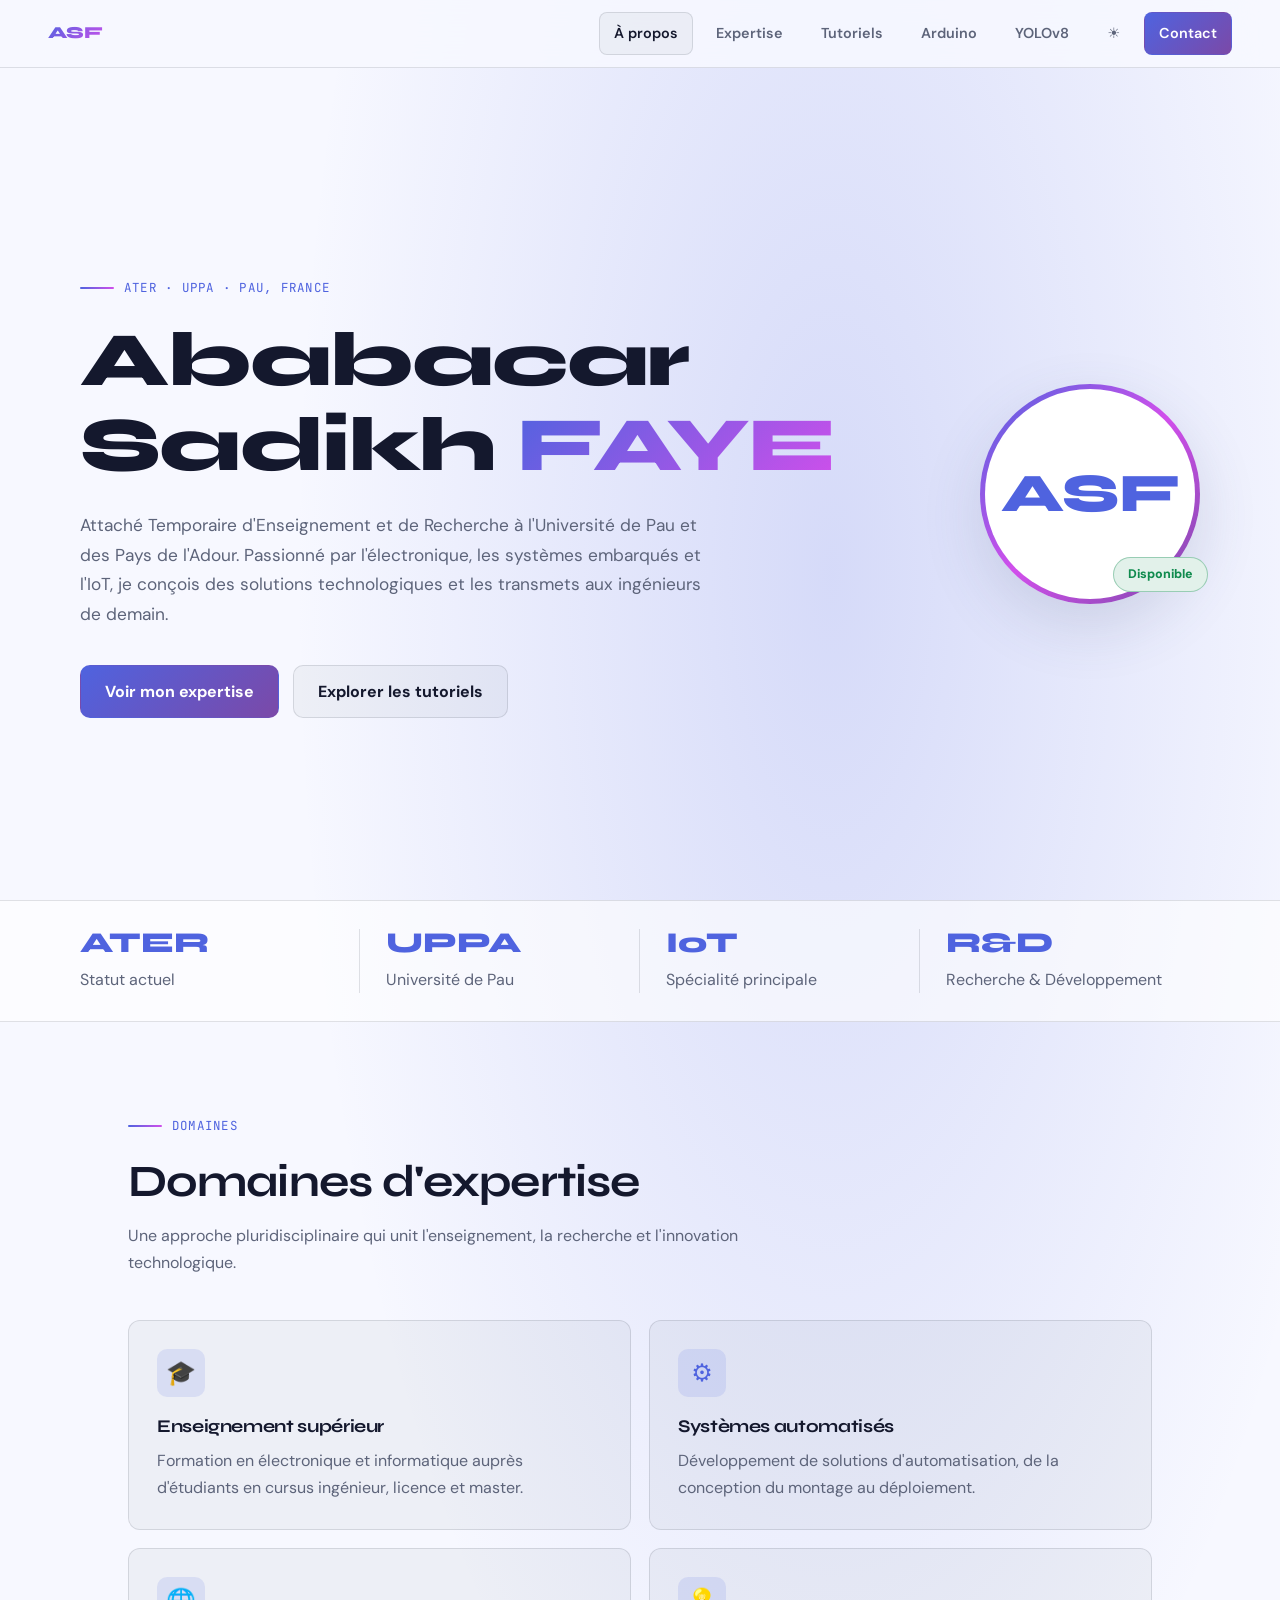
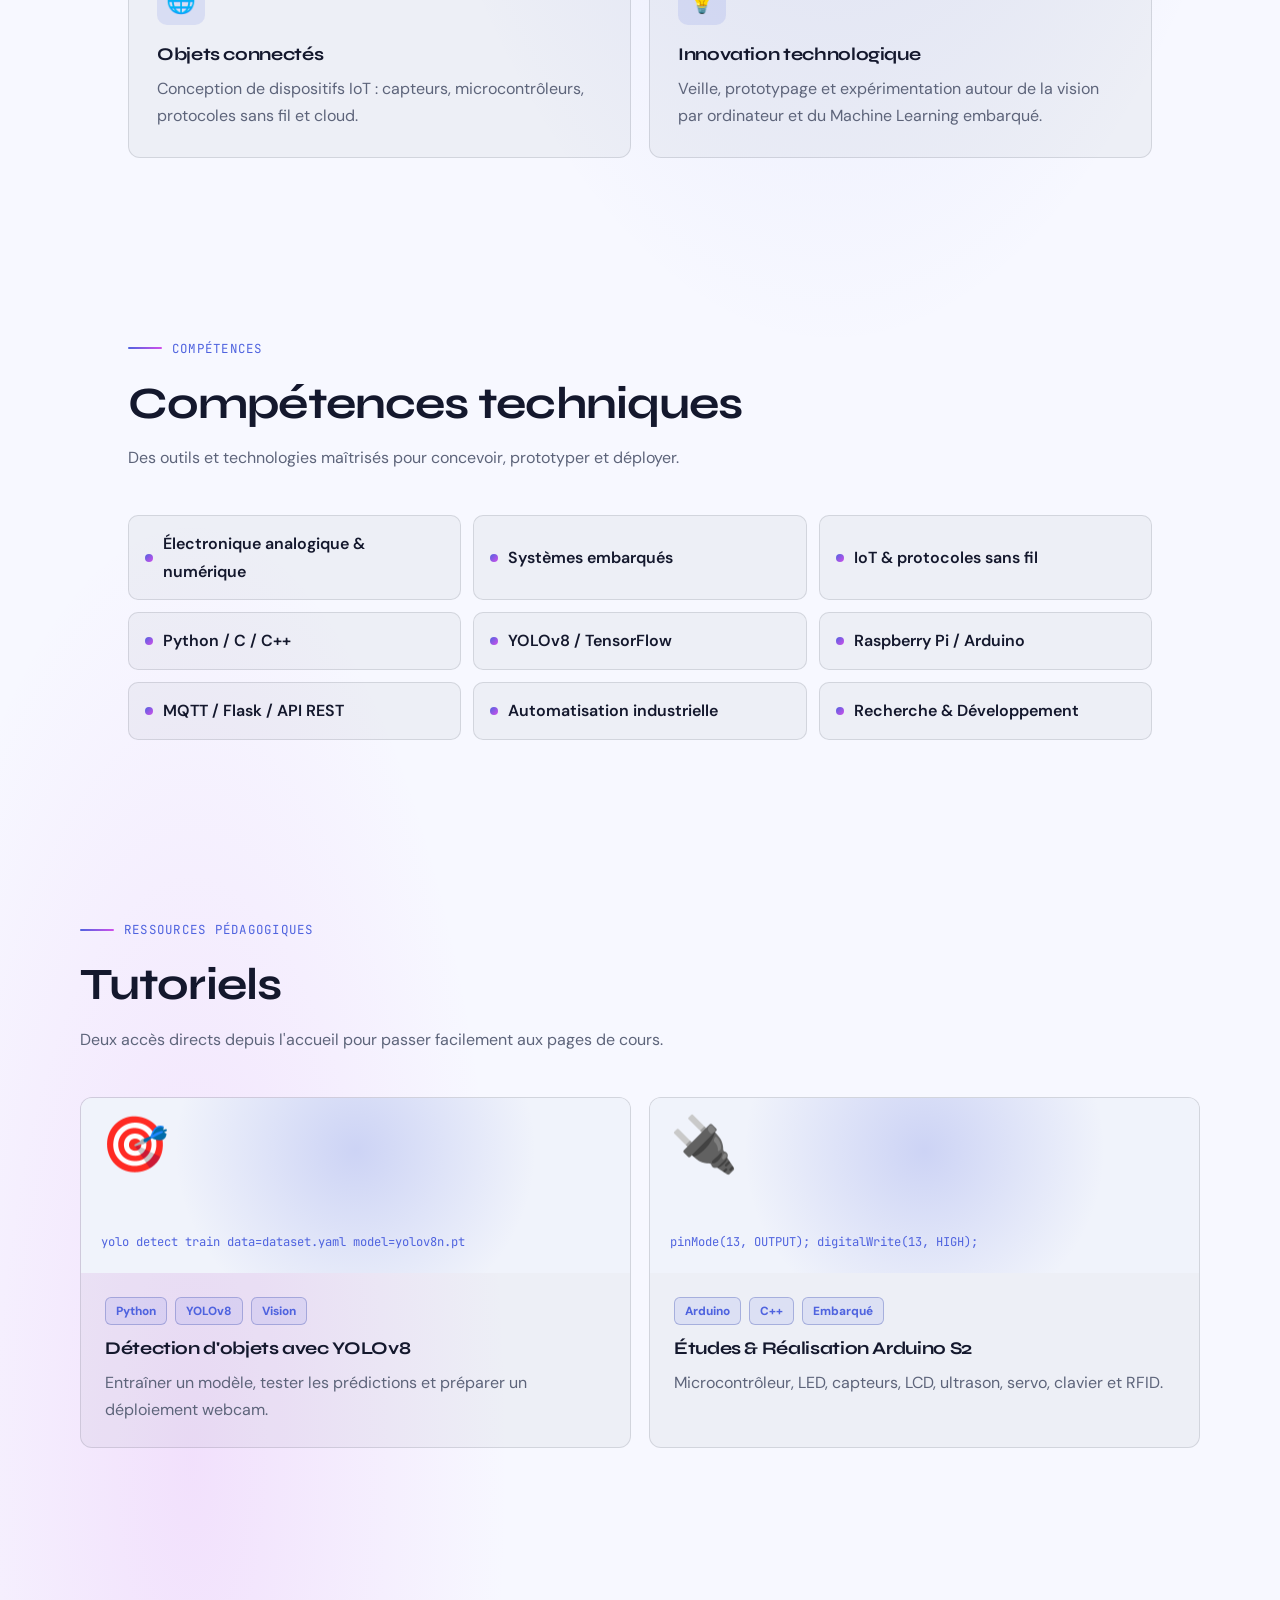
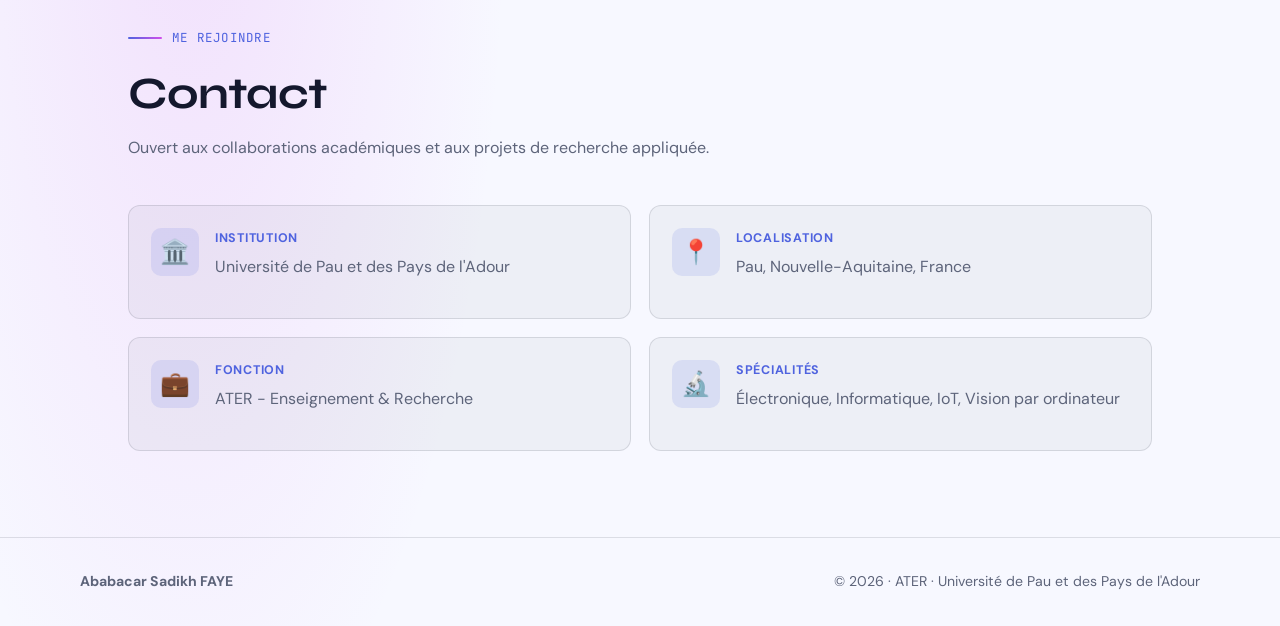
<file: index.html>
<!DOCTYPE html>
<html lang="fr">
<head>
    <meta charset="UTF-8">
    <meta name="viewport" content="width=device-width, initial-scale=1.0">
    <title>Ababacar Sadikh FAYE - Portfolio</title>
    <link href="https://fonts.googleapis.com/css2?family=Syne:wght@400;600;700;800&family=DM+Sans:wght@300;400;500;700&family=JetBrains+Mono:wght@400;600&display=swap" rel="stylesheet">
    <link rel="stylesheet" href="style.css">
</head>
<body>
    <nav>
        <a href="index.html" class="nav-logo">ASF</a>
        <div class="nav-links">
            <a href="#about" class="nav-link active">À propos</a>
            <a href="#expertise" class="nav-link">Expertise</a>
            <a href="#tutoriels" class="nav-link">Tutoriels</a>
            <a href="tutorial-arduino.html" class="nav-link">Arduino</a>
            <a href="tutorial-yolo.html" class="nav-link">YOLOv8</a>
            <button class="theme-toggle" type="button" data-theme-toggle>🌙</button>
            <a href="#contact" class="nav-link nav-cta">Contact</a>
        </div>
    </nav>

    <main>
        <section class="hero" id="about">
            <div class="hero-inner">
                <div>
                    <div class="eyebrow">ATER · UPPA · Pau, France</div>
                    <h1>Ababacar Sadikh <span class="gradient-text">FAYE</span></h1>
                    <p class="lead">Attaché Temporaire d'Enseignement et de Recherche à l'Université de Pau et des Pays de l'Adour. Passionné par l'électronique, les systèmes embarqués et l'IoT, je conçois des solutions technologiques et les transmets aux ingénieurs de demain.</p>
                    <div class="btn-row">
                        <a href="#expertise" class="btn btn-primary">Voir mon expertise</a>
                        <a href="#tutoriels" class="btn">Explorer les tutoriels</a>
                    </div>
                </div>
                <div class="avatar" aria-hidden="true">
                    <div class="avatar-inner">ASF</div>
                    <div class="badge">Disponible</div>
                </div>
            </div>
        </section>

        <div class="stats-bar">
            <div class="stats-inner">
                <div class="stat"><div class="stat-num">ATER</div><div class="stat-label">Statut actuel</div></div>
                <div class="stat"><div class="stat-num">UPPA</div><div class="stat-label">Université de Pau</div></div>
                <div class="stat"><div class="stat-num">IoT</div><div class="stat-label">Spécialité principale</div></div>
                <div class="stat"><div class="stat-num">R&D</div><div class="stat-label">Recherche & Développement</div></div>
            </div>
        </div>

        <section class="section" id="expertise">
            <div class="section-tag">Domaines</div>
            <h2 class="section-title">Domaines d'expertise</h2>
            <p class="section-subtitle">Une approche pluridisciplinaire qui unit l'enseignement, la recherche et l'innovation technologique.</p>
            <div class="grid-2">
                <article class="card">
                    <div class="icon">🎓</div>
                    <h3>Enseignement supérieur</h3>
                    <p>Formation en électronique et informatique auprès d'étudiants en cursus ingénieur, licence et master.</p>
                </article>
                <article class="card">
                    <div class="icon">⚙️</div>
                    <h3>Systèmes automatisés</h3>
                    <p>Développement de solutions d'automatisation, de la conception du montage au déploiement.</p>
                </article>
                <article class="card">
                    <div class="icon">🌐</div>
                    <h3>Objets connectés</h3>
                    <p>Conception de dispositifs IoT : capteurs, microcontrôleurs, protocoles sans fil et cloud.</p>
                </article>
                <article class="card">
                    <div class="icon">💡</div>
                    <h3>Innovation technologique</h3>
                    <p>Veille, prototypage et expérimentation autour de la vision par ordinateur et du Machine Learning embarqué.</p>
                </article>
            </div>
        </section>

        <section class="section">
            <div class="section-tag">Compétences</div>
            <h2 class="section-title">Compétences techniques</h2>
            <p class="section-subtitle">Des outils et technologies maîtrisés pour concevoir, prototyper et déployer.</p>
            <div class="skills-grid">
                <div class="skill">Électronique analogique & numérique</div>
                <div class="skill">Systèmes embarqués</div>
                <div class="skill">IoT & protocoles sans fil</div>
                <div class="skill">Python / C / C++</div>
                <div class="skill">YOLOv8 / TensorFlow</div>
                <div class="skill">Raspberry Pi / Arduino</div>
                <div class="skill">MQTT / Flask / API REST</div>
                <div class="skill">Automatisation industrielle</div>
                <div class="skill">Recherche & Développement</div>
            </div>
        </section>

        <section class="tuto-section" id="tutoriels">
            <div class="tuto-inner">
                <div class="section-tag">Ressources pédagogiques</div>
                <h2 class="section-title">Tutoriels</h2>
                <p class="section-subtitle">Deux accès directs depuis l'accueil pour passer facilement aux pages de cours.</p>

                <div class="tutorial-grid">
                    <a href="tutorial-yolo.html" class="tutorial-card">
                        <div class="tutorial-thumb">
                            <div class="tutorial-icon">🎯</div>
                            <div class="code-line">yolo detect train data=dataset.yaml model=yolov8n.pt</div>
                        </div>
                        <div class="tutorial-body">
                            <div class="tags">
                                <span class="tag">Python</span>
                                <span class="tag">YOLOv8</span>
                                <span class="tag">Vision</span>
                            </div>
                            <h3>Détection d'objets avec YOLOv8</h3>
                            <p>Entraîner un modèle, tester les prédictions et préparer un déploiement webcam.</p>
                        </div>
                    </a>

                    <a href="tutorial-arduino.html" class="tutorial-card">
                        <div class="tutorial-thumb">
                            <div class="tutorial-icon">🔌</div>
                            <div class="code-line">pinMode(13, OUTPUT); digitalWrite(13, HIGH);</div>
                        </div>
                        <div class="tutorial-body">
                            <div class="tags">
                                <span class="tag">Arduino</span>
                                <span class="tag">C++</span>
                                <span class="tag">Embarqué</span>
                            </div>
                            <h3>Études & Réalisation Arduino S2</h3>
                            <p>Microcontrôleur, LED, capteurs, LCD, ultrason, servo, clavier et RFID.</p>
                        </div>
                    </a>
                </div>
            </div>
        </section>

        <section class="section" id="contact">
            <div class="section-tag">Me rejoindre</div>
            <h2 class="section-title">Contact</h2>
            <p class="section-subtitle">Ouvert aux collaborations académiques et aux projets de recherche appliquée.</p>
            <div class="contact-grid">
                <div class="contact-card"><div class="icon">🏛️</div><div><strong>Institution</strong><span>Université de Pau et des Pays de l'Adour</span></div></div>
                <div class="contact-card"><div class="icon">📍</div><div><strong>Localisation</strong><span>Pau, Nouvelle-Aquitaine, France</span></div></div>
                <div class="contact-card"><div class="icon">💼</div><div><strong>Fonction</strong><span>ATER - Enseignement & Recherche</span></div></div>
                <div class="contact-card"><div class="icon">🔬</div><div><strong>Spécialités</strong><span>Électronique, Informatique, IoT, Vision par ordinateur</span></div></div>
            </div>
        </section>
    </main>

    <footer>
        <div class="footer-inner">
            <strong>Ababacar Sadikh FAYE</strong>
            <span>© 2026 · ATER · Université de Pau et des Pays de l'Adour</span>
        </div>
    </footer>

    <script src="script.js"></script>
</body>
</html>
</file>
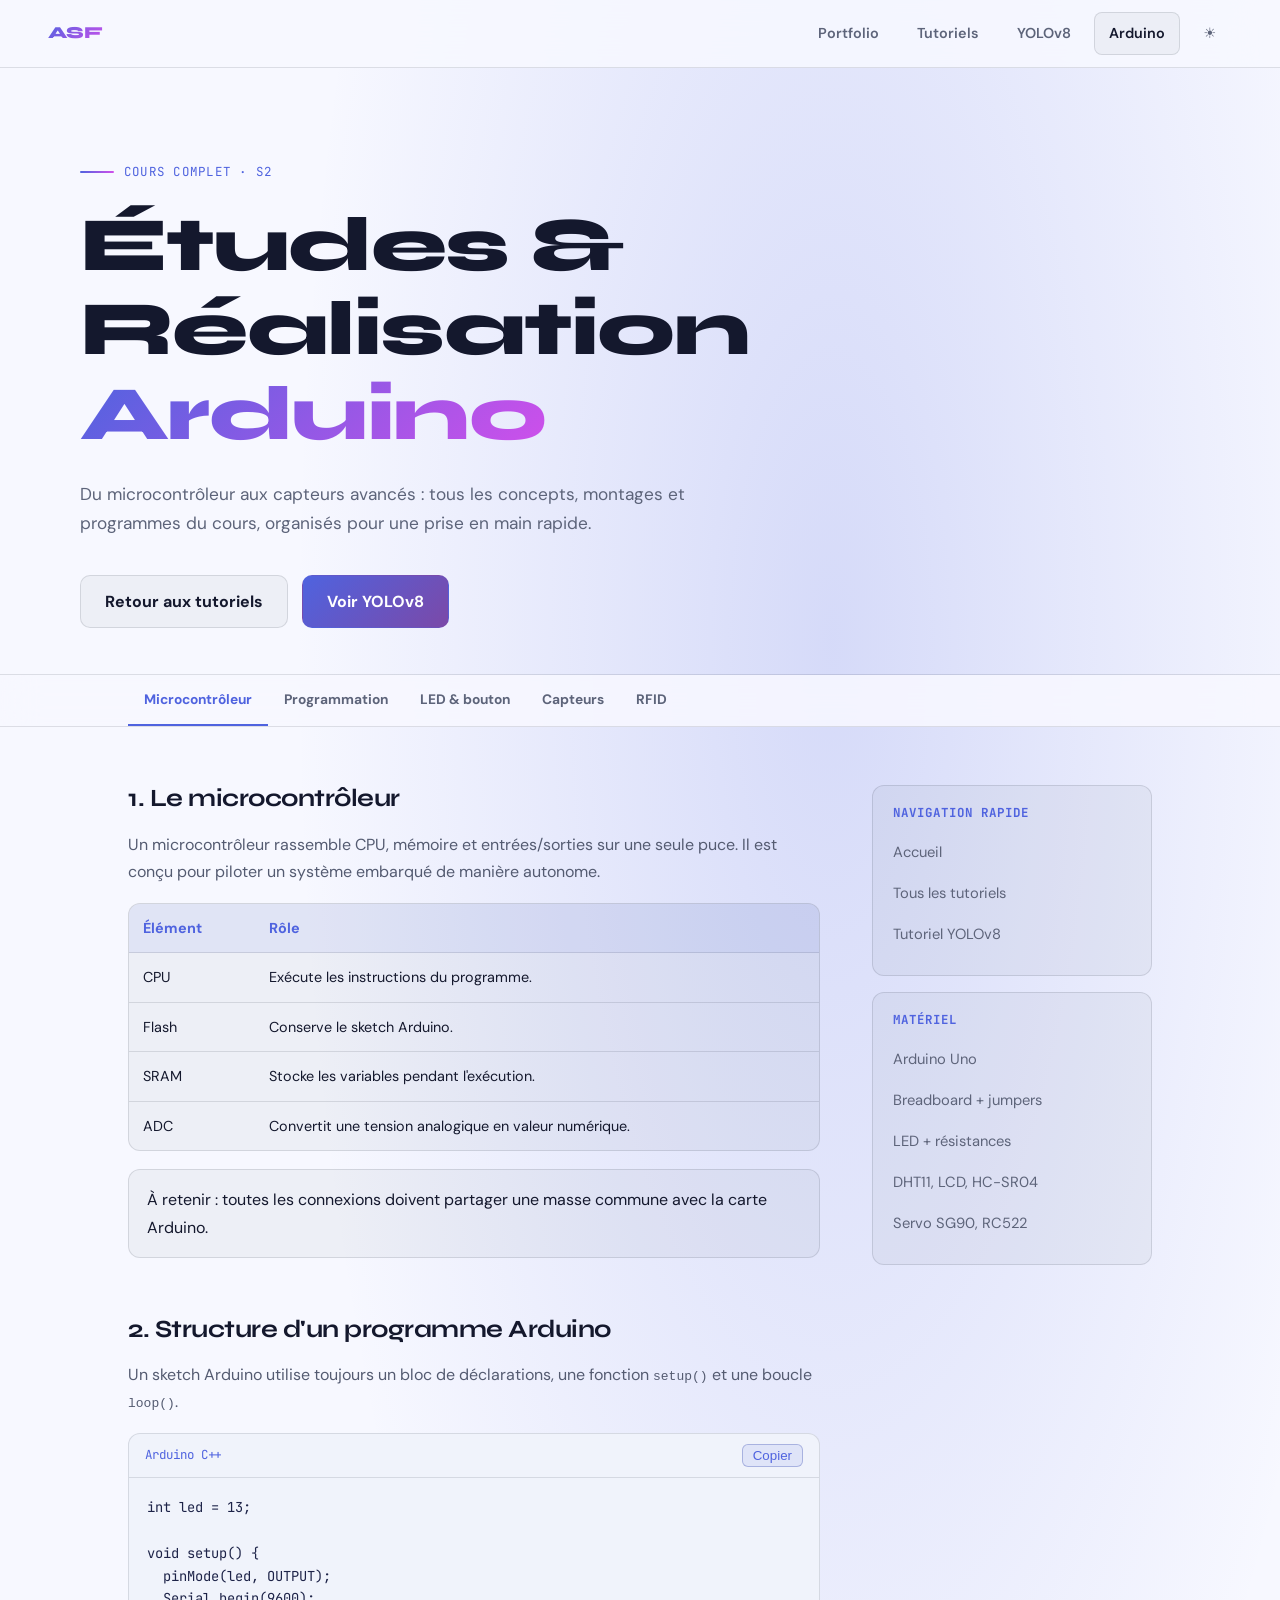
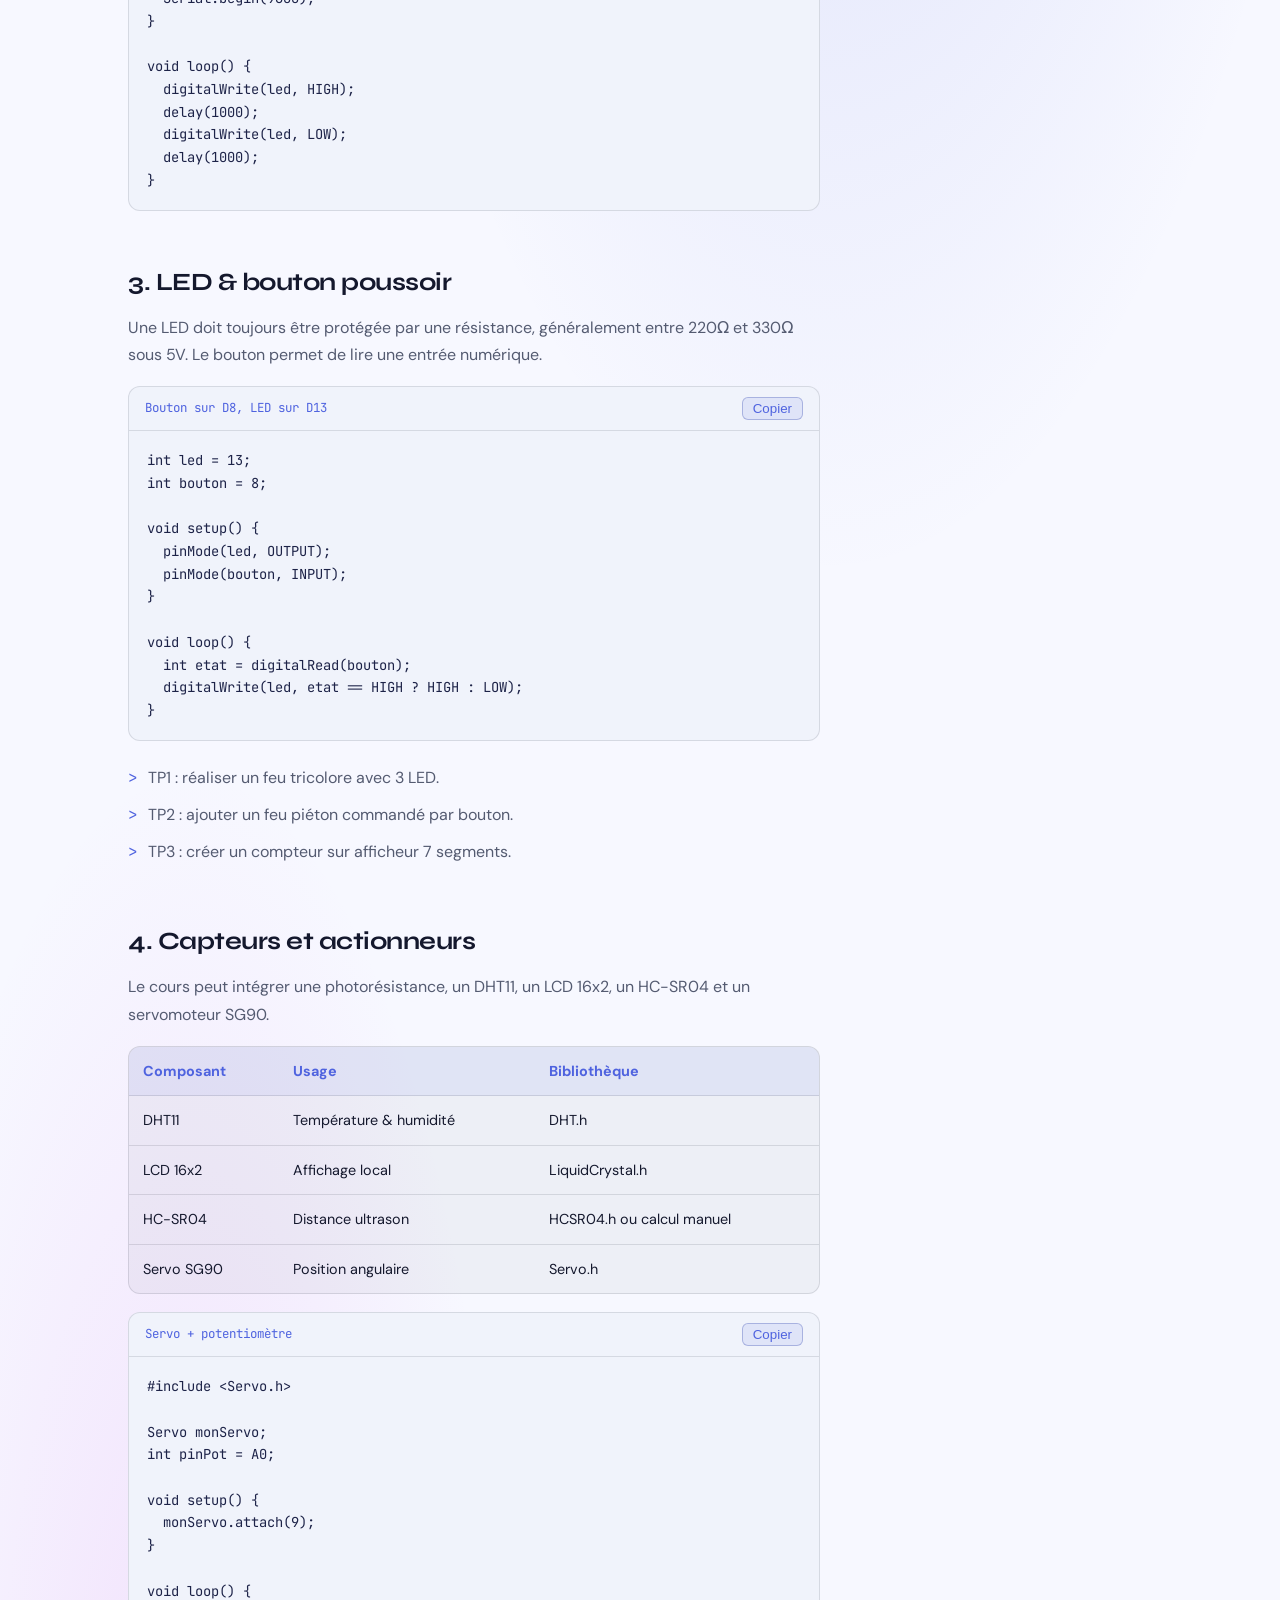
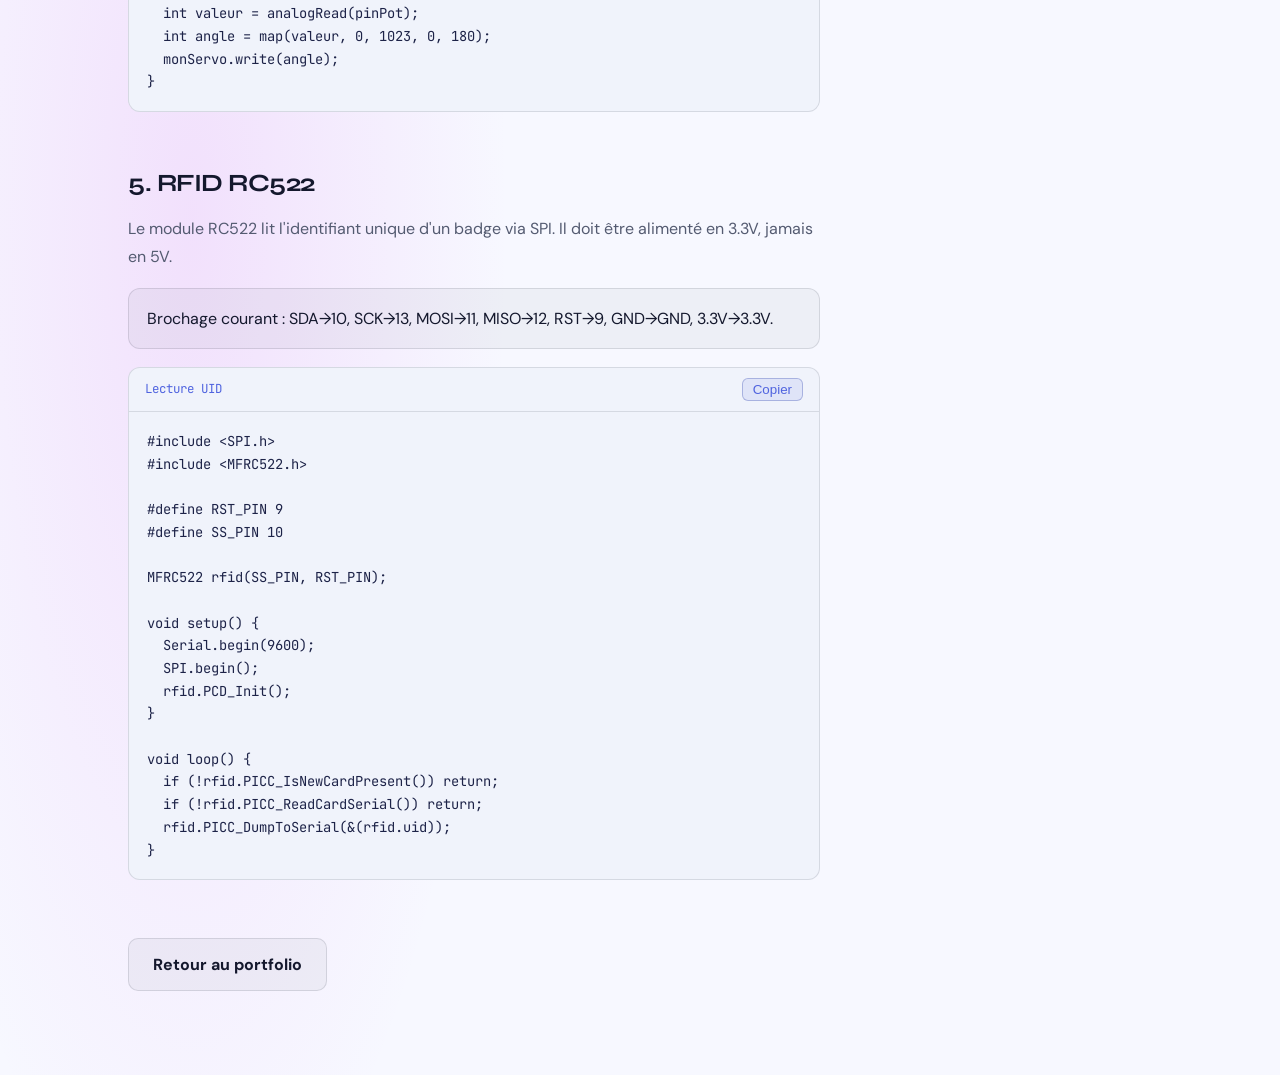
<file: tutorial-arduino.html>
<!DOCTYPE html>
<html lang="fr">
<head>
    <meta charset="UTF-8">
    <meta name="viewport" content="width=device-width, initial-scale=1.0">
    <title>Tutoriel Arduino - Études & Réalisation S2 | ASF</title>
    <link href="https://fonts.googleapis.com/css2?family=Syne:wght@400;600;700;800&family=DM+Sans:wght@300;400;500;700&family=JetBrains+Mono:wght@400;600&display=swap" rel="stylesheet">
    <link rel="stylesheet" href="style.css">
</head>
<body>
    <nav>
        <a href="index.html" class="nav-logo">ASF</a>
        <div class="nav-links">
            <a href="index.html" class="nav-link">Portfolio</a>
            <a href="index.html#tutoriels" class="nav-link">Tutoriels</a>
            <a href="tutorial-yolo.html" class="nav-link">YOLOv8</a>
            <a href="tutorial-arduino.html" class="nav-link active">Arduino</a>
            <button class="theme-toggle" type="button" data-theme-toggle>🌙</button>
        </div>
    </nav>

    <header class="tutorial-hero">
        <div class="hero-inner">
            <div class="eyebrow">Cours complet · S2</div>
            <h1>Études & Réalisation <span class="gradient-text">Arduino</span></h1>
            <p class="lead">Du microcontrôleur aux capteurs avancés : tous les concepts, montages et programmes du cours, organisés pour une prise en main rapide.</p>
            <div class="btn-row">
                <a href="index.html#tutoriels" class="btn">Retour aux tutoriels</a>
                <a href="tutorial-yolo.html" class="btn btn-primary">Voir YOLOv8</a>
            </div>
        </div>
    </header>

    <div class="toc">
        <div class="toc-inner">
            <a class="active" href="#microcontroleur">Microcontrôleur</a>
            <a href="#programmation">Programmation</a>
            <a href="#led">LED & bouton</a>
            <a href="#capteurs">Capteurs</a>
            <a href="#rfid">RFID</a>
        </div>
    </div>

    <main class="tutorial-layout">
        <div>
            <section class="lesson" id="microcontroleur">
                <h2>1. Le microcontrôleur</h2>
                <p>Un microcontrôleur rassemble CPU, mémoire et entrées/sorties sur une seule puce. Il est conçu pour piloter un système embarqué de manière autonome.</p>
                <div class="table-wrap">
                    <table>
                        <thead><tr><th>Élément</th><th>Rôle</th></tr></thead>
                        <tbody>
                            <tr><td>CPU</td><td>Exécute les instructions du programme.</td></tr>
                            <tr><td>Flash</td><td>Conserve le sketch Arduino.</td></tr>
                            <tr><td>SRAM</td><td>Stocke les variables pendant l'exécution.</td></tr>
                            <tr><td>ADC</td><td>Convertit une tension analogique en valeur numérique.</td></tr>
                        </tbody>
                    </table>
                </div>
                <div class="callout">À retenir : toutes les connexions doivent partager une masse commune avec la carte Arduino.</div>
            </section>

            <section class="lesson" id="programmation">
                <h2>2. Structure d'un programme Arduino</h2>
                <p>Un sketch Arduino utilise toujours un bloc de déclarations, une fonction <code>setup()</code> et une boucle <code>loop()</code>.</p>
                <div class="code-block">
                    <div class="code-head"><span>Arduino C++</span><button class="copy-btn" data-copy>Copier</button></div>
                    <pre>int led = 13;

void setup() {
  pinMode(led, OUTPUT);
  Serial.begin(9600);
}

void loop() {
  digitalWrite(led, HIGH);
  delay(1000);
  digitalWrite(led, LOW);
  delay(1000);
}</pre>
                </div>
            </section>

            <section class="lesson" id="led">
                <h2>3. LED & bouton poussoir</h2>
                <p>Une LED doit toujours être protégée par une résistance, généralement entre 220Ω et 330Ω sous 5V. Le bouton permet de lire une entrée numérique.</p>
                <div class="code-block">
                    <div class="code-head"><span>Bouton sur D8, LED sur D13</span><button class="copy-btn" data-copy>Copier</button></div>
                    <pre>int led = 13;
int bouton = 8;

void setup() {
  pinMode(led, OUTPUT);
  pinMode(bouton, INPUT);
}

void loop() {
  int etat = digitalRead(bouton);
  digitalWrite(led, etat == HIGH ? HIGH : LOW);
}</pre>
                </div>
                <ul>
                    <li>TP1 : réaliser un feu tricolore avec 3 LED.</li>
                    <li>TP2 : ajouter un feu piéton commandé par bouton.</li>
                    <li>TP3 : créer un compteur sur afficheur 7 segments.</li>
                </ul>
            </section>

            <section class="lesson" id="capteurs">
                <h2>4. Capteurs et actionneurs</h2>
                <p>Le cours peut intégrer une photorésistance, un DHT11, un LCD 16x2, un HC-SR04 et un servomoteur SG90.</p>
                <div class="table-wrap">
                    <table>
                        <thead><tr><th>Composant</th><th>Usage</th><th>Bibliothèque</th></tr></thead>
                        <tbody>
                            <tr><td>DHT11</td><td>Température & humidité</td><td>DHT.h</td></tr>
                            <tr><td>LCD 16x2</td><td>Affichage local</td><td>LiquidCrystal.h</td></tr>
                            <tr><td>HC-SR04</td><td>Distance ultrason</td><td>HCSR04.h ou calcul manuel</td></tr>
                            <tr><td>Servo SG90</td><td>Position angulaire</td><td>Servo.h</td></tr>
                        </tbody>
                    </table>
                </div>
                <div class="code-block">
                    <div class="code-head"><span>Servo + potentiomètre</span><button class="copy-btn" data-copy>Copier</button></div>
                    <pre>#include &lt;Servo.h&gt;

Servo monServo;
int pinPot = A0;

void setup() {
  monServo.attach(9);
}

void loop() {
  int valeur = analogRead(pinPot);
  int angle = map(valeur, 0, 1023, 0, 180);
  monServo.write(angle);
}</pre>
                </div>
            </section>

            <section class="lesson" id="rfid">
                <h2>5. RFID RC522</h2>
                <p>Le module RC522 lit l'identifiant unique d'un badge via SPI. Il doit être alimenté en 3.3V, jamais en 5V.</p>
                <div class="callout">Brochage courant : SDA→10, SCK→13, MOSI→11, MISO→12, RST→9, GND→GND, 3.3V→3.3V.</div>
                <div class="code-block">
                    <div class="code-head"><span>Lecture UID</span><button class="copy-btn" data-copy>Copier</button></div>
                    <pre>#include &lt;SPI.h&gt;
#include &lt;MFRC522.h&gt;

#define RST_PIN 9
#define SS_PIN 10

MFRC522 rfid(SS_PIN, RST_PIN);

void setup() {
  Serial.begin(9600);
  SPI.begin();
  rfid.PCD_Init();
}

void loop() {
  if (!rfid.PICC_IsNewCardPresent()) return;
  if (!rfid.PICC_ReadCardSerial()) return;
  rfid.PICC_DumpToSerial(&(rfid.uid));
}</pre>
                </div>
            </section>

            <a href="index.html#tutoriels" class="btn">Retour au portfolio</a>
        </div>

        <aside class="side">
            <div class="side-card">
                <h3>Navigation rapide</h3>
                <a href="index.html">Accueil</a>
                <a href="index.html#tutoriels">Tous les tutoriels</a>
                <a href="tutorial-yolo.html">Tutoriel YOLOv8</a>
            </div>
            <div class="side-card">
                <h3>Matériel</h3>
                <span>Arduino Uno</span>
                <span>Breadboard + jumpers</span>
                <span>LED + résistances</span>
                <span>DHT11, LCD, HC-SR04</span>
                <span>Servo SG90, RC522</span>
            </div>
        </aside>
    </main>

    <script src="script.js"></script>
</body>
</html>
</file>
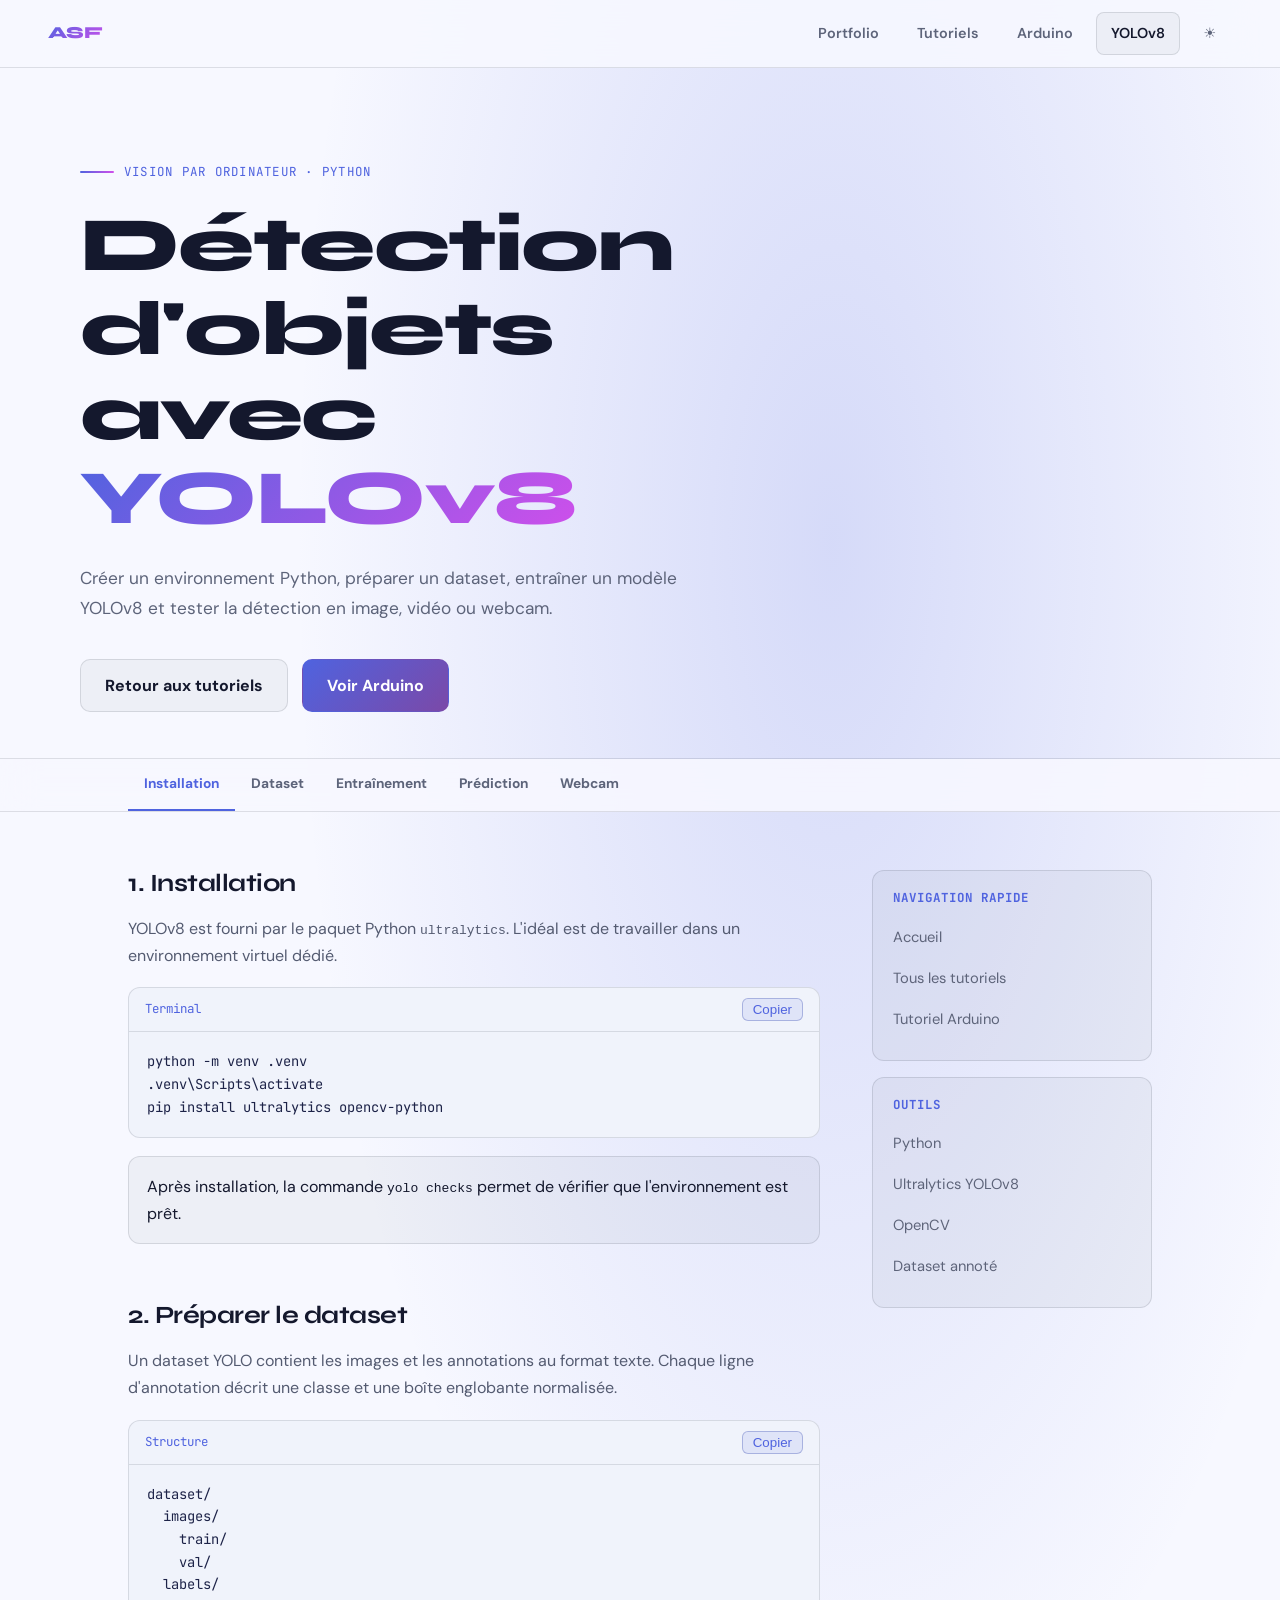
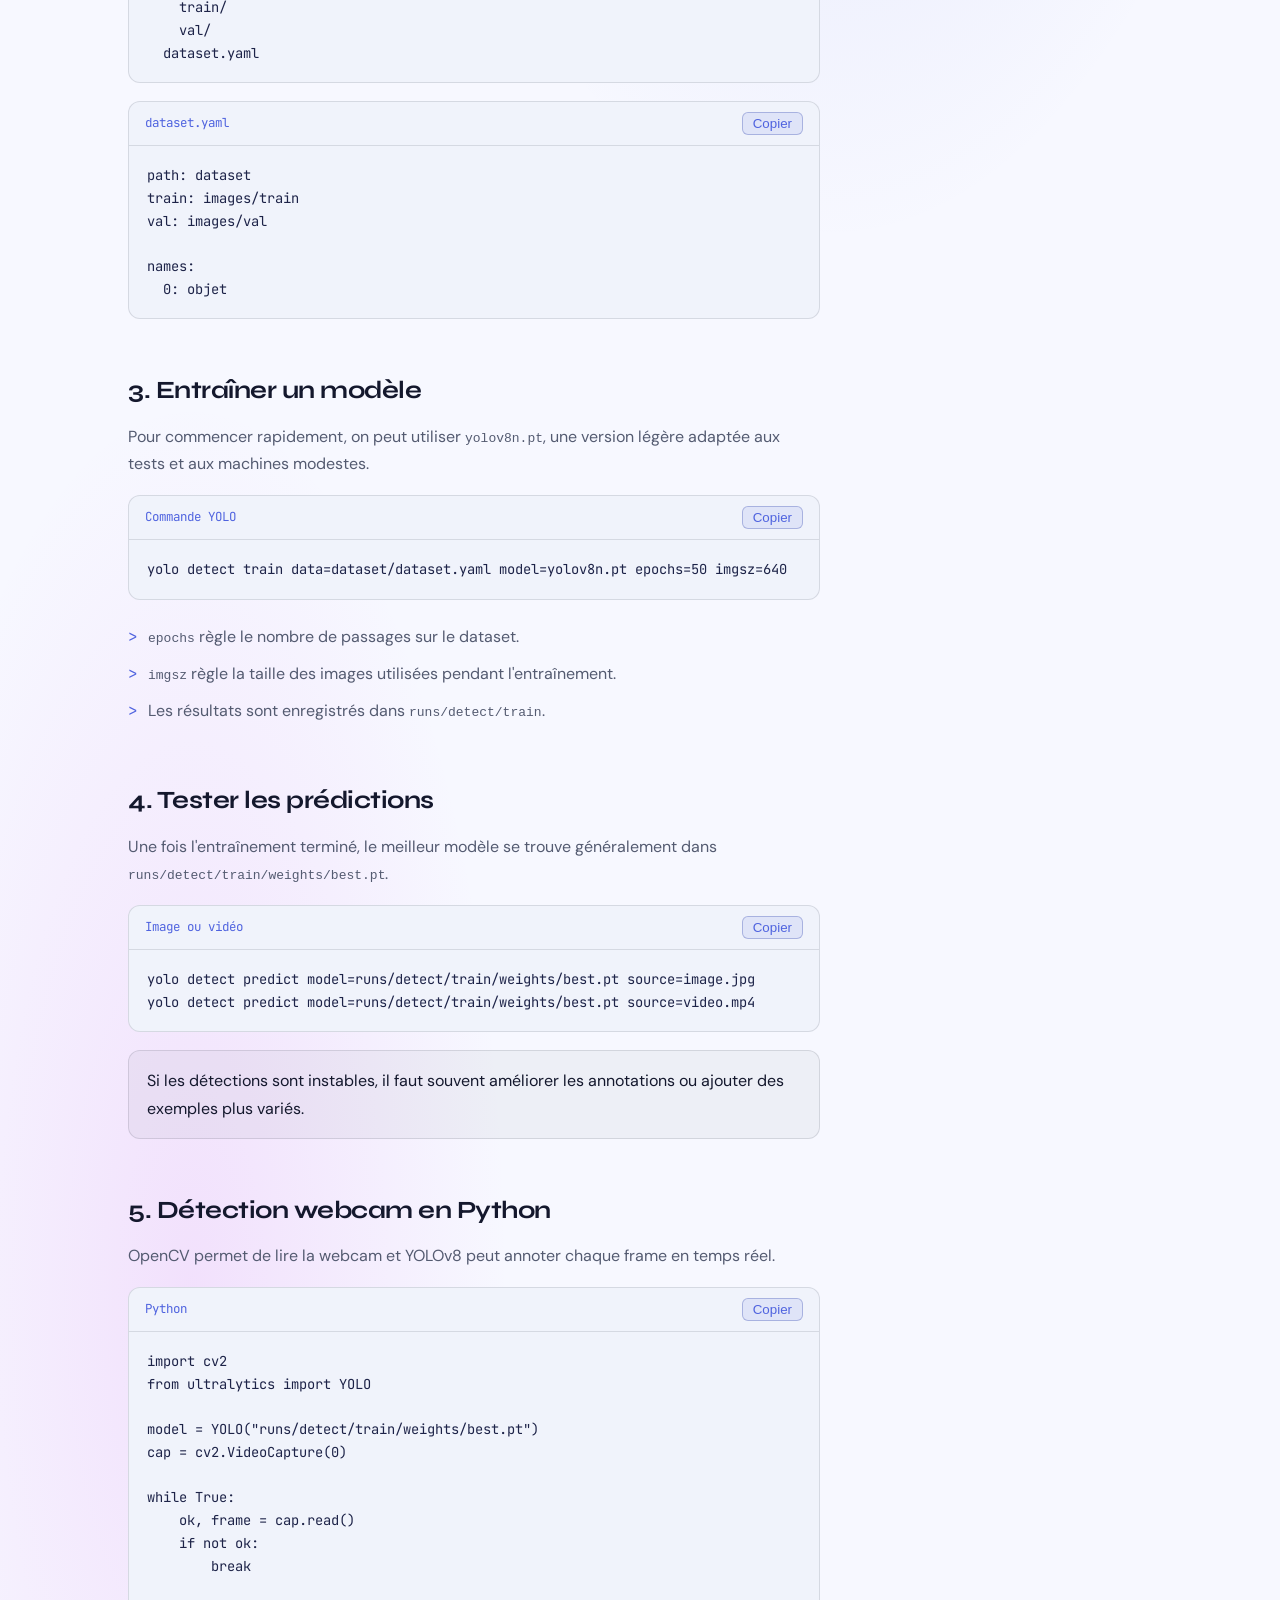
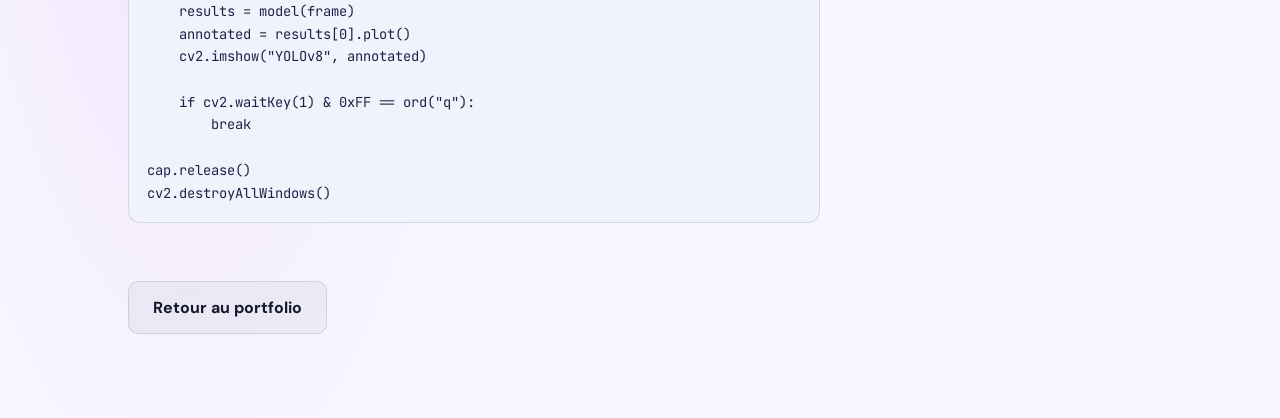
<file: tutorial-yolo.html>
<!DOCTYPE html>
<html lang="fr">
<head>
    <meta charset="UTF-8">
    <meta name="viewport" content="width=device-width, initial-scale=1.0">
    <title>Tutoriel YOLOv8 - Détection d'objets | ASF</title>
    <link href="https://fonts.googleapis.com/css2?family=Syne:wght@400;600;700;800&family=DM+Sans:wght@300;400;500;700&family=JetBrains+Mono:wght@400;600&display=swap" rel="stylesheet">
    <link rel="stylesheet" href="style.css">
</head>
<body>
    <nav>
        <a href="index.html" class="nav-logo">ASF</a>
        <div class="nav-links">
            <a href="index.html" class="nav-link">Portfolio</a>
            <a href="index.html#tutoriels" class="nav-link">Tutoriels</a>
            <a href="tutorial-arduino.html" class="nav-link">Arduino</a>
            <a href="tutorial-yolo.html" class="nav-link active">YOLOv8</a>
            <button class="theme-toggle" type="button" data-theme-toggle>🌙</button>
        </div>
    </nav>

    <header class="tutorial-hero">
        <div class="hero-inner">
            <div class="eyebrow">Vision par ordinateur · Python</div>
            <h1>Détection d'objets avec <span class="gradient-text">YOLOv8</span></h1>
            <p class="lead">Créer un environnement Python, préparer un dataset, entraîner un modèle YOLOv8 et tester la détection en image, vidéo ou webcam.</p>
            <div class="btn-row">
                <a href="index.html#tutoriels" class="btn">Retour aux tutoriels</a>
                <a href="tutorial-arduino.html" class="btn btn-primary">Voir Arduino</a>
            </div>
        </div>
    </header>

    <div class="toc">
        <div class="toc-inner">
            <a class="active" href="#installation">Installation</a>
            <a href="#dataset">Dataset</a>
            <a href="#entrainement">Entraînement</a>
            <a href="#prediction">Prédiction</a>
            <a href="#webcam">Webcam</a>
        </div>
    </div>

    <main class="tutorial-layout">
        <div>
            <section class="lesson" id="installation">
                <h2>1. Installation</h2>
                <p>YOLOv8 est fourni par le paquet Python <code>ultralytics</code>. L'idéal est de travailler dans un environnement virtuel dédié.</p>
                <div class="code-block">
                    <div class="code-head"><span>Terminal</span><button class="copy-btn" data-copy>Copier</button></div>
                    <pre>python -m venv .venv
.venv\Scripts\activate
pip install ultralytics opencv-python</pre>
                </div>
                <div class="callout">Après installation, la commande <code>yolo checks</code> permet de vérifier que l'environnement est prêt.</div>
            </section>

            <section class="lesson" id="dataset">
                <h2>2. Préparer le dataset</h2>
                <p>Un dataset YOLO contient les images et les annotations au format texte. Chaque ligne d'annotation décrit une classe et une boîte englobante normalisée.</p>
                <div class="code-block">
                    <div class="code-head"><span>Structure</span><button class="copy-btn" data-copy>Copier</button></div>
                    <pre>dataset/
  images/
    train/
    val/
  labels/
    train/
    val/
  dataset.yaml</pre>
                </div>
                <div class="code-block">
                    <div class="code-head"><span>dataset.yaml</span><button class="copy-btn" data-copy>Copier</button></div>
                    <pre>path: dataset
train: images/train
val: images/val

names:
  0: objet</pre>
                </div>
            </section>

            <section class="lesson" id="entrainement">
                <h2>3. Entraîner un modèle</h2>
                <p>Pour commencer rapidement, on peut utiliser <code>yolov8n.pt</code>, une version légère adaptée aux tests et aux machines modestes.</p>
                <div class="code-block">
                    <div class="code-head"><span>Commande YOLO</span><button class="copy-btn" data-copy>Copier</button></div>
                    <pre>yolo detect train data=dataset/dataset.yaml model=yolov8n.pt epochs=50 imgsz=640</pre>
                </div>
                <ul>
                    <li><code>epochs</code> règle le nombre de passages sur le dataset.</li>
                    <li><code>imgsz</code> règle la taille des images utilisées pendant l'entraînement.</li>
                    <li>Les résultats sont enregistrés dans <code>runs/detect/train</code>.</li>
                </ul>
            </section>

            <section class="lesson" id="prediction">
                <h2>4. Tester les prédictions</h2>
                <p>Une fois l'entraînement terminé, le meilleur modèle se trouve généralement dans <code>runs/detect/train/weights/best.pt</code>.</p>
                <div class="code-block">
                    <div class="code-head"><span>Image ou vidéo</span><button class="copy-btn" data-copy>Copier</button></div>
                    <pre>yolo detect predict model=runs/detect/train/weights/best.pt source=image.jpg
yolo detect predict model=runs/detect/train/weights/best.pt source=video.mp4</pre>
                </div>
                <div class="callout">Si les détections sont instables, il faut souvent améliorer les annotations ou ajouter des exemples plus variés.</div>
            </section>

            <section class="lesson" id="webcam">
                <h2>5. Détection webcam en Python</h2>
                <p>OpenCV permet de lire la webcam et YOLOv8 peut annoter chaque frame en temps réel.</p>
                <div class="code-block">
                    <div class="code-head"><span>Python</span><button class="copy-btn" data-copy>Copier</button></div>
                    <pre>import cv2
from ultralytics import YOLO

model = YOLO("runs/detect/train/weights/best.pt")
cap = cv2.VideoCapture(0)

while True:
    ok, frame = cap.read()
    if not ok:
        break

    results = model(frame)
    annotated = results[0].plot()
    cv2.imshow("YOLOv8", annotated)

    if cv2.waitKey(1) &amp; 0xFF == ord("q"):
        break

cap.release()
cv2.destroyAllWindows()</pre>
                </div>
            </section>

            <a href="index.html#tutoriels" class="btn">Retour au portfolio</a>
        </div>

        <aside class="side">
            <div class="side-card">
                <h3>Navigation rapide</h3>
                <a href="index.html">Accueil</a>
                <a href="index.html#tutoriels">Tous les tutoriels</a>
                <a href="tutorial-arduino.html">Tutoriel Arduino</a>
            </div>
            <div class="side-card">
                <h3>Outils</h3>
                <span>Python</span>
                <span>Ultralytics YOLOv8</span>
                <span>OpenCV</span>
                <span>Dataset annoté</span>
            </div>
        </aside>
    </main>

    <script src="script.js"></script>
</body>
</html>
</file>
<file: style.css>
:root {
    color-scheme: dark;
    --bg: #07070f;
    --surface: #0c0c18;
    --surface-2: rgba(255,255,255,0.04);
    --border: rgba(255,255,255,0.09);
    --text: #eeeef5;
    --muted: #9494b8;
    --primary: #667eea;
    --secondary: #764ba2;
    --accent: #f093fb;
    --success: #43e97b;
    --code-bg: #0d1117;
    --shadow: 0 24px 70px rgba(0,0,0,0.34);
}

:root[data-theme="light"] {
    color-scheme: light;
    --bg: #f7f8ff;
    --surface: #ffffff;
    --surface-2: rgba(20,24,45,0.04);
    --border: rgba(20,24,45,0.12);
    --text: #14182d;
    --muted: #5d647a;
    --primary: #4f63df;
    --secondary: #7b49a8;
    --accent: #d14feb;
    --success: #108b4e;
    --code-bg: #f0f3fb;
    --shadow: 0 22px 60px rgba(70,80,120,0.16);
}

* { margin: 0; padding: 0; box-sizing: border-box; }

html { scroll-behavior: smooth; }

body {
    font-family: "DM Sans", system-ui, -apple-system, BlinkMacSystemFont, "Segoe UI", sans-serif;
    background:
        radial-gradient(ellipse 70% 60% at 65% 15%, color-mix(in srgb, var(--primary) 20%, transparent), transparent 60%),
        radial-gradient(ellipse 45% 45% at 15% 80%, color-mix(in srgb, var(--accent) 14%, transparent), transparent 55%),
        var(--bg);
    color: var(--text);
    line-height: 1.7;
    overflow-x: hidden;
}

a { color: inherit; }

nav {
    position: sticky;
    top: 0;
    z-index: 20;
    min-height: 68px;
    padding: 0 48px;
    display: flex;
    align-items: center;
    justify-content: space-between;
    gap: 20px;
    background: color-mix(in srgb, var(--bg) 86%, transparent);
    border-bottom: 1px solid var(--border);
    backdrop-filter: blur(22px);
}

.nav-logo {
    font-family: "Syne", "Unbounded", sans-serif;
    font-weight: 800;
    font-size: 1.05rem;
    text-decoration: none;
    background: linear-gradient(135deg, var(--primary), var(--accent));
    -webkit-background-clip: text;
    -webkit-text-fill-color: transparent;
    background-clip: text;
}

.nav-links {
    display: flex;
    align-items: center;
    gap: 8px;
    flex-wrap: wrap;
    justify-content: flex-end;
}

.nav-link,
.theme-toggle {
    border: 1px solid transparent;
    border-radius: 8px;
    padding: 8px 14px;
    color: var(--muted);
    background: transparent;
    text-decoration: none;
    font: inherit;
    font-size: 0.9rem;
    font-weight: 600;
    cursor: pointer;
    transition: color 0.2s, background 0.2s, border-color 0.2s, transform 0.2s;
}

.nav-link:hover,
.theme-toggle:hover,
.nav-link.active {
    color: var(--text);
    background: var(--surface-2);
    border-color: var(--border);
}

.nav-cta {
    color: white;
    background: linear-gradient(135deg, var(--primary), var(--secondary));
    border-color: transparent;
}

.nav-cta:hover {
    color: white;
    transform: translateY(-1px);
}

.theme-toggle {
    min-width: 44px;
    height: 40px;
    display: inline-flex;
    align-items: center;
    justify-content: center;
    padding: 0 12px;
}

.hero {
    min-height: calc(100vh - 68px);
    display: grid;
    align-items: center;
    padding: 90px 48px 70px;
}

.hero-inner,
.section,
.tutorial-layout,
.stats-inner,
.tuto-inner,
.footer-inner {
    width: min(1120px, 100%);
    margin: 0 auto;
}

.hero-inner {
    display: grid;
    grid-template-columns: minmax(0, 1fr) auto;
    gap: 72px;
    align-items: center;
}

.eyebrow,
.section-tag {
    display: inline-flex;
    align-items: center;
    gap: 10px;
    margin-bottom: 20px;
    color: var(--primary);
    font-family: "JetBrains Mono", "IBM Plex Mono", monospace;
    font-size: 0.78rem;
    letter-spacing: 0.1em;
    text-transform: uppercase;
}

.eyebrow::before,
.section-tag::before {
    content: "";
    width: 34px;
    height: 2px;
    border-radius: 999px;
    background: linear-gradient(90deg, var(--primary), var(--accent));
}

h1,
h2,
h3 {
    font-family: "Syne", "Unbounded", sans-serif;
    letter-spacing: -0.02em;
    line-height: 1.1;
}

h1 {
    max-width: 760px;
    margin-bottom: 24px;
    font-size: clamp(2.5rem, 6vw, 5rem);
    font-weight: 800;
}

.gradient-text {
    background: linear-gradient(135deg, var(--primary), var(--accent));
    -webkit-background-clip: text;
    -webkit-text-fill-color: transparent;
    background-clip: text;
}

.lead {
    max-width: 640px;
    margin-bottom: 36px;
    color: var(--muted);
    font-size: 1.08rem;
}

.btn-row {
    display: flex;
    gap: 14px;
    flex-wrap: wrap;
}

.btn {
    display: inline-flex;
    align-items: center;
    gap: 8px;
    min-height: 48px;
    padding: 12px 24px;
    border-radius: 10px;
    border: 1px solid var(--border);
    background: var(--surface-2);
    color: var(--text);
    text-decoration: none;
    font-weight: 700;
    transition: transform 0.2s, border-color 0.2s, box-shadow 0.2s;
}

.btn:hover {
    transform: translateY(-2px);
    border-color: color-mix(in srgb, var(--primary) 50%, var(--border));
    box-shadow: var(--shadow);
}

.btn-primary {
    color: white;
    border-color: transparent;
    background: linear-gradient(135deg, var(--primary), var(--secondary));
}

.avatar {
    position: relative;
    width: 220px;
    height: 220px;
    border-radius: 50%;
    padding: 5px;
    background: linear-gradient(135deg, var(--primary), var(--accent), var(--secondary));
    box-shadow: var(--shadow);
}

.avatar-inner {
    width: 100%;
    height: 100%;
    border-radius: inherit;
    display: grid;
    place-items: center;
    background: var(--surface);
    color: var(--primary);
    font-family: "Syne", sans-serif;
    font-size: 3.4rem;
    font-weight: 800;
}

.badge {
    position: absolute;
    right: -8px;
    bottom: 12px;
    padding: 6px 14px;
    border-radius: 999px;
    border: 1px solid color-mix(in srgb, var(--success) 35%, transparent);
    color: var(--success);
    background: color-mix(in srgb, var(--success) 12%, var(--surface));
    font-size: 0.78rem;
    font-weight: 800;
}

.stats-bar {
    padding: 28px 48px;
    border-block: 1px solid var(--border);
    background: color-mix(in srgb, var(--surface) 62%, transparent);
}

.stats-inner {
    display: grid;
    grid-template-columns: repeat(4, 1fr);
}

.stat {
    padding: 0 26px;
    border-right: 1px solid var(--border);
}

.stat:first-child { padding-left: 0; }
.stat:last-child { border-right: 0; }

.stat-num {
    font-family: "Syne", sans-serif;
    font-size: 1.8rem;
    font-weight: 800;
    color: var(--primary);
    line-height: 1;
    margin-bottom: 8px;
}

.stat-label,
.section-subtitle,
.card p,
.tutorial-card p,
.contact-card span,
.meta {
    color: var(--muted);
}

.section,
.tuto-section {
    padding: 86px 48px;
}

.section-title {
    margin-bottom: 16px;
    font-size: clamp(1.8rem, 3.6vw, 2.8rem);
}

.section-subtitle {
    max-width: 650px;
    margin-bottom: 44px;
    font-size: 1rem;
}

.grid-2,
.tutorial-grid,
.contact-grid {
    display: grid;
    grid-template-columns: repeat(2, minmax(0, 1fr));
    gap: 18px;
}

.skills-grid {
    display: grid;
    grid-template-columns: repeat(3, minmax(0, 1fr));
    gap: 12px;
}

.card,
.tutorial-card,
.contact-card,
.side-card,
.callout,
.code-block,
.table-wrap {
    border: 1px solid var(--border);
    background: var(--surface-2);
    border-radius: 12px;
}

.card {
    padding: 28px;
    transition: transform 0.22s, border-color 0.22s, box-shadow 0.22s;
}

.card:hover,
.tutorial-card:hover,
.contact-card:hover {
    transform: translateY(-3px);
    border-color: color-mix(in srgb, var(--primary) 45%, var(--border));
    box-shadow: var(--shadow);
}

.icon {
    width: 48px;
    height: 48px;
    margin-bottom: 20px;
    display: grid;
    place-items: center;
    border-radius: 10px;
    background: color-mix(in srgb, var(--primary) 13%, transparent);
    color: var(--primary);
    font-size: 1.5rem;
}

.card h3,
.tutorial-card h3 {
    margin-bottom: 10px;
    font-size: 1.12rem;
}

.skill {
    display: flex;
    align-items: center;
    gap: 10px;
    min-height: 58px;
    padding: 14px 16px;
    border-radius: 10px;
    border: 1px solid var(--border);
    background: var(--surface-2);
    color: var(--text);
    font-weight: 600;
}

.skill::before {
    content: "";
    width: 8px;
    height: 8px;
    flex: 0 0 8px;
    border-radius: 50%;
    background: linear-gradient(135deg, var(--primary), var(--accent));
}

.tutorial-card {
    overflow: hidden;
    color: inherit;
    text-decoration: none;
    transition: transform 0.22s, border-color 0.22s, box-shadow 0.22s;
}

.tutorial-thumb {
    min-height: 175px;
    padding: 20px;
    display: grid;
    align-content: space-between;
    background:
        radial-gradient(circle at 50% 30%, color-mix(in srgb, var(--primary) 22%, transparent), transparent 60%),
        var(--code-bg);
}

.tutorial-icon {
    font-size: 3.4rem;
    line-height: 1;
}

.code-line {
    font-family: "JetBrains Mono", "IBM Plex Mono", monospace;
    color: var(--primary);
    font-size: 0.76rem;
    white-space: nowrap;
    overflow: hidden;
    text-overflow: ellipsis;
}

.tutorial-body {
    padding: 24px;
}

.tags {
    display: flex;
    flex-wrap: wrap;
    gap: 8px;
    margin-bottom: 14px;
}

.tag {
    padding: 3px 10px;
    border-radius: 6px;
    border: 1px solid color-mix(in srgb, var(--primary) 25%, var(--border));
    background: color-mix(in srgb, var(--primary) 10%, transparent);
    color: var(--primary);
    font-size: 0.74rem;
    font-weight: 800;
}

.contact-card {
    display: flex;
    gap: 16px;
    align-items: flex-start;
    padding: 22px;
    transition: transform 0.22s, border-color 0.22s, box-shadow 0.22s;
}

.contact-card strong {
    display: block;
    color: var(--primary);
    margin-bottom: 4px;
    font-size: 0.78rem;
    text-transform: uppercase;
    letter-spacing: 0.06em;
}

footer {
    padding: 32px 48px;
    border-top: 1px solid var(--border);
}

.footer-inner {
    display: flex;
    justify-content: space-between;
    gap: 20px;
    color: var(--muted);
    font-size: 0.88rem;
}

.tutorial-hero {
    padding: 86px 48px 46px;
    border-bottom: 1px solid var(--border);
}

.tutorial-hero .hero-inner {
    display: block;
}

.toc {
    position: sticky;
    top: 68px;
    z-index: 10;
    overflow-x: auto;
    border-bottom: 1px solid var(--border);
    background: color-mix(in srgb, var(--bg) 88%, transparent);
    backdrop-filter: blur(18px);
}

.toc-inner {
    width: min(1120px, 100%);
    margin: 0 auto;
    padding: 0 48px;
    display: flex;
    white-space: nowrap;
}

.toc a {
    padding: 13px 16px;
    border-bottom: 2px solid transparent;
    color: var(--muted);
    text-decoration: none;
    font-size: 0.86rem;
    font-weight: 700;
}

.toc a:hover,
.toc a.active {
    color: var(--primary);
    border-bottom-color: var(--primary);
}

.tutorial-layout {
    padding: 58px 48px 84px;
    display: grid;
    grid-template-columns: minmax(0, 1fr) 280px;
    gap: 52px;
    align-items: start;
}

.lesson {
    scroll-margin-top: 138px;
    margin-bottom: 58px;
}

.lesson h2 {
    margin-bottom: 18px;
    font-size: 1.55rem;
}

.lesson p,
.lesson li {
    color: color-mix(in srgb, var(--muted) 88%, var(--text));
}

.lesson ul {
    list-style: none;
    margin: 14px 0 0;
}

.lesson li {
    position: relative;
    padding: 5px 0 5px 20px;
}

.lesson li::before {
    content: ">";
    position: absolute;
    left: 0;
    color: var(--primary);
    font-family: "JetBrains Mono", monospace;
}

.side {
    position: sticky;
    top: 142px;
}

.side-card {
    padding: 20px;
    margin-bottom: 16px;
}

.side-card h3 {
    margin-bottom: 12px;
    color: var(--primary);
    font-family: "JetBrains Mono", monospace;
    font-size: 0.78rem;
    text-transform: uppercase;
    letter-spacing: 0.08em;
}

.side-card a,
.side-card span {
    display: block;
    padding: 8px 0;
    color: var(--muted);
    text-decoration: none;
    font-size: 0.92rem;
}

.side-card a:hover { color: var(--primary); }

.callout {
    margin: 18px 0;
    padding: 16px 18px;
    color: var(--text);
}

.code-block {
    margin: 18px 0;
    overflow: hidden;
    background: var(--code-bg);
}

.code-head {
    display: flex;
    justify-content: space-between;
    gap: 14px;
    padding: 10px 16px;
    border-bottom: 1px solid var(--border);
    color: var(--primary);
    font-family: "JetBrains Mono", monospace;
    font-size: 0.78rem;
}

.copy-btn {
    border: 1px solid color-mix(in srgb, var(--primary) 25%, var(--border));
    border-radius: 6px;
    padding: 3px 10px;
    background: color-mix(in srgb, var(--primary) 10%, transparent);
    color: var(--primary);
    cursor: pointer;
}

pre {
    overflow-x: auto;
    padding: 18px;
    color: color-mix(in srgb, var(--text) 85%, var(--primary));
    font-family: "JetBrains Mono", "IBM Plex Mono", monospace;
    font-size: 0.86rem;
    line-height: 1.65;
}

.table-wrap {
    margin: 18px 0;
    overflow-x: auto;
}

table {
    width: 100%;
    border-collapse: collapse;
    font-size: 0.9rem;
}

th,
td {
    padding: 12px 14px;
    text-align: left;
    border-top: 1px solid var(--border);
}

th {
    color: var(--primary);
    background: color-mix(in srgb, var(--primary) 8%, transparent);
    border-top: 0;
}

@media (max-width: 900px) {
    nav {
        padding: 12px 20px;
        align-items: flex-start;
        flex-direction: column;
    }

    .nav-links {
        justify-content: flex-start;
    }

    .hero,
    .section,
    .tuto-section,
    .tutorial-hero,
    .tutorial-layout,
    footer {
        padding-left: 20px;
        padding-right: 20px;
    }

    .hero-inner {
        grid-template-columns: 1fr;
        gap: 36px;
    }

    .avatar { display: none; }
    .stats-inner { grid-template-columns: repeat(2, 1fr); gap: 20px; }
    .stat { padding: 0; border-right: 0; }
    .grid-2,
    .tutorial-grid,
    .contact-grid,
    .skills-grid,
    .tutorial-layout {
        grid-template-columns: 1fr;
    }

    .toc { top: 113px; }
    .toc-inner { padding: 0 20px; }
    .side { display: none; }
    .footer-inner { flex-direction: column; }
}

@media (max-width: 560px) {
    .nav-link { padding: 7px 10px; font-size: 0.84rem; }
    .stats-inner { grid-template-columns: 1fr; }
    .btn { width: 100%; justify-content: center; }
}
</file>
